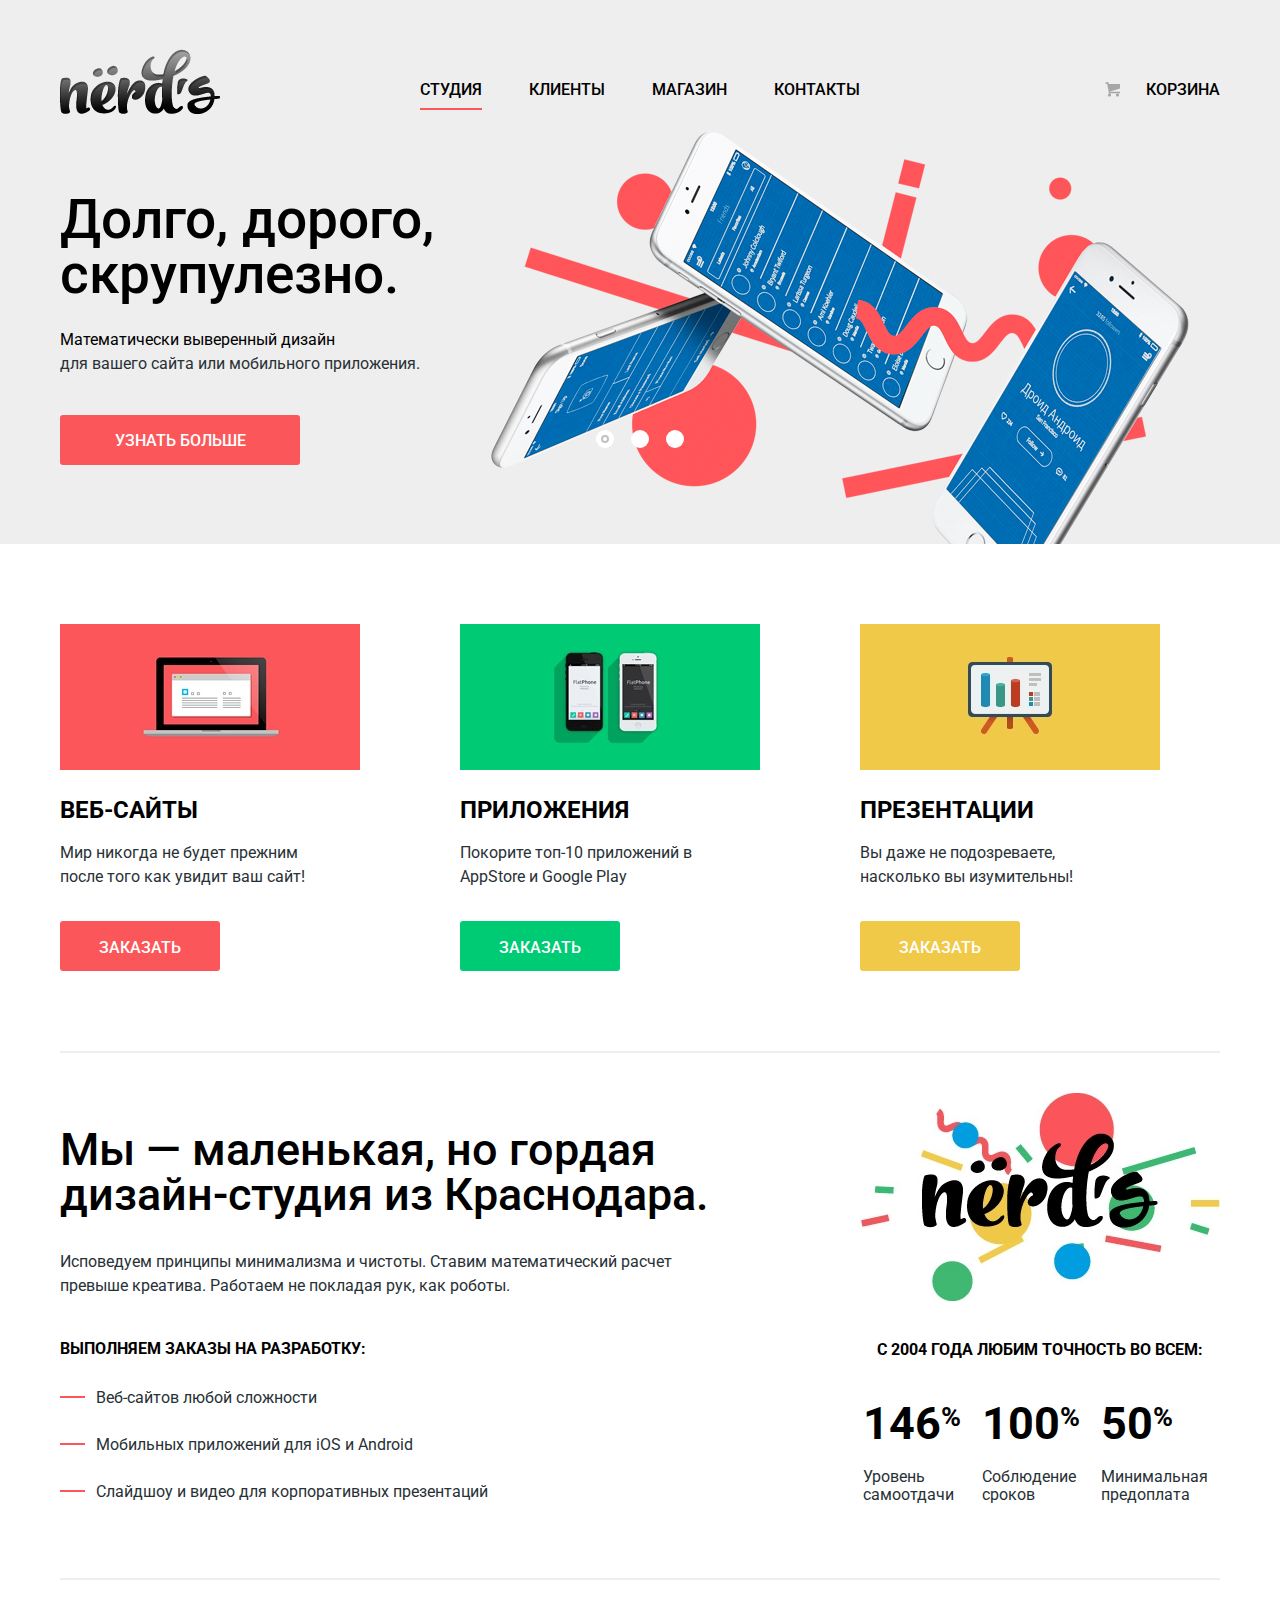
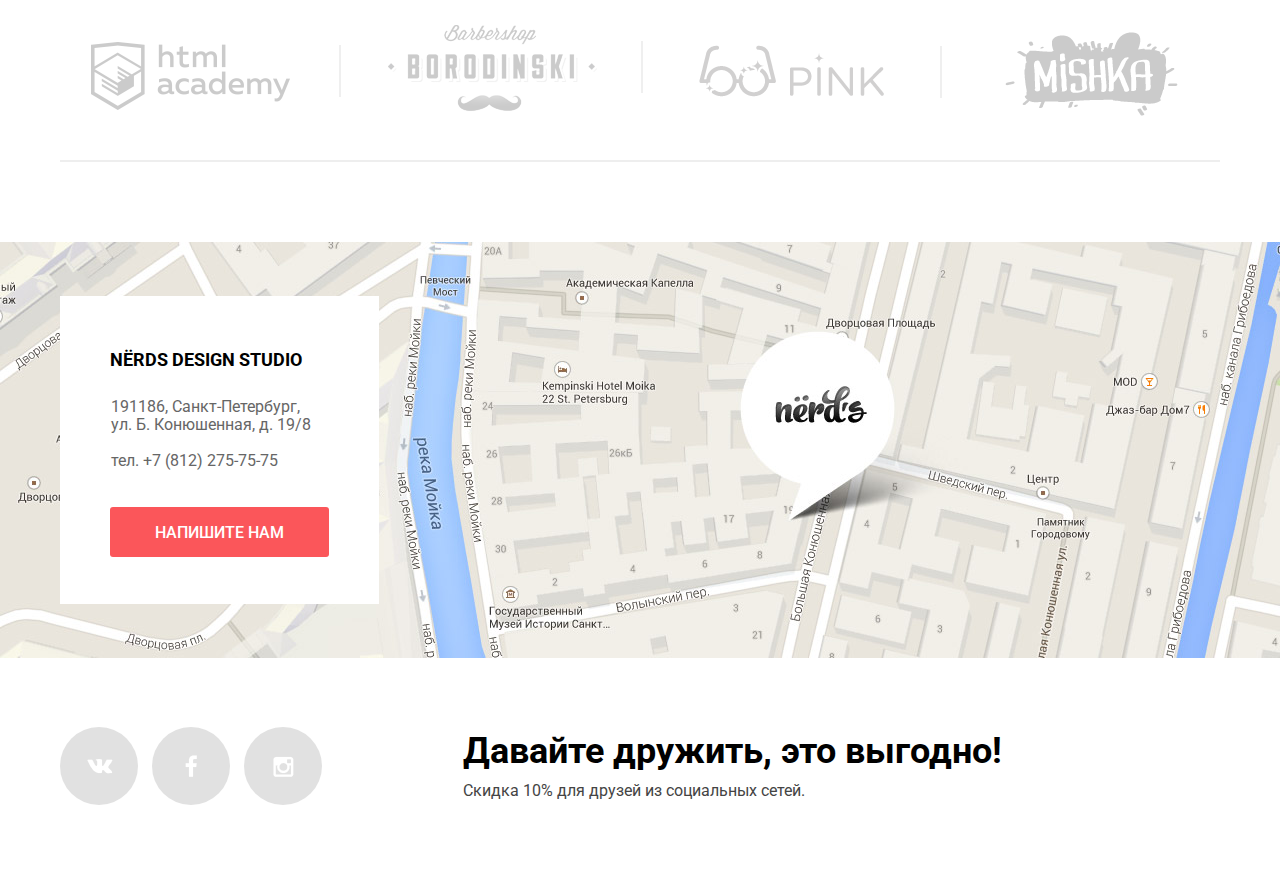
<file: index.html>
<!doctype html>
<html lang="ru">
<head>
    <meta charset="utf-8">
    <title>Nerds дизайн-студия</title>
    <link href="https://fonts.googleapis.com/css?family=Roboto:400,500,700&amp;subset=cyrillic" rel="stylesheet">
    <link href="css/normalize.css" rel="stylesheet">
    <link href="css/style.css" rel="stylesheet">
</head>
<body>
<header class="main-header">
    <div class="container  container_bgr-color_grey">
        <div class="main-header__top">
            <a class="main-logo">
                <img src="img/nerds-logo-png.png" alt="Логотип студии Nerds" width="160" height="65">
            </a>
            <nav class="main-nav">
                <a class="main-nav__control  main-nav__control_active">Студия</a>
                <a class="main-nav__control" href="#">Клиенты</a>
                <a class="main-nav__control" href="catalog.html">Магазин</a>
                <a class="main-nav__control" href="contact.html">Контакты</a>
            </nav>
            <section class="cart">
                <a class="cart__control" href="#">Корзина</a>
            </section>
        </div>
        <section class="promo-slider">
            <input class="slider-controls__radio" id="slide-1" name="slider-controls" type="radio" checked>
            <input class="slider-controls__radio" id="slide-2" name="slider-controls" type="radio">
            <input class="slider-controls__radio" id="slide-3" name="slider-controls" type="radio">
            <div class="slider-controls  promo-slider__slider-controls">
                <label class="slider-controls__control" for="slide-1"></label>
                <label class="slider-controls__control" for="slide-2"></label>
                <label class="slider-controls__control" for="slide-3"></label>
            </div>
            <article class="promo-slider__slide  promo-slider__slide_number_1">
                <h3 class="promo-slider__heading">
                    Долго, дорого, скрупулезно.
                </h3>
                <p class="promo-slider__paragraph">
                    <span>Математически выверенный дизайн</span> для вашего сайта или мобильного приложения.
                </p>
                <a class="btn  promo-slider__btn  btn_bg-color_red  btn_text-color_white" href="#">Узнать больше</a>
            </article>
            <article class="promo-slider__slide  promo-slider__slide_number_2">
                <h3 class="promo-slider__heading">
                    Любим математику как никто другой
                </h3>
                <p class="promo-slider__paragraph">
                    Никакого креатива, только математические формулы для расчета идеальных пропорций.
                </p>
                <a class="btn  promo-slider__btn  btn_bg-color_red  btn_text-color_white" href="#">Узнать больше</a>
            </article>
            <article class="promo-slider__slide  promo-slider__slide_number_3">
                <h3 class="promo-slider__heading">
                    Только ночь, только хардкор
                </h3>
                <p class="promo-slider__paragraph">
                    Работать днем, как все? Мы против этого.<br> Ближе к полуночи работа только начинается.
                </p>
                <a class="btn  promo-slider__btn  btn_bg-color_red  btn_text-color_white" href="#">Узнать больше</a>
            </article>
        </section>
    </div>
</header>
<main class="container">
    <section class="advantages">
        <article class="advantages__item">
            <img src="img/notebook.jpg" alt="Веб-сайты">
            <h2 class="advantages__heading">
                Веб-сайты
            </h2>
            <p class="advantages__paragraph">
                Мир никогда не будет прежним после того как увидит ваш сайт!
            </p>
            <a class="btn  advantages__btn  btn_bg-color_red  btn_text-color_white" href="#">Заказать</a>
        </article>
        <article class="advantages__item">
            <img src="img/smartphones.jpg" alt="Приложения">
            <h2 class="advantages__heading">
                Приложения
            </h2>
            <p class="advantages__paragraph">
                Покорите топ-10 приложений в AppStore и Google Play
            </p>
            <a class="btn  advantages__btn  btn_bg-color_green  btn_text-color_white" href="#">Заказать</a>
        </article>
        <article class="advantages__item">
            <img src="img/presentation.jpg" alt="Презентации">
            <h2 class="advantages__heading">
                Презентации
            </h2>
            <p class="advantages__paragraph">
                Вы даже не подозреваете, насколько вы изумительны!
            </p>
            <a class="btn  advantages__btn  btn_bg-color_yellow  btn_text-color_white" href="#">Заказать</a>
        </article>
    </section>
    <section class="about-studio">
        <section class="about-studio__our-mission">
            <h3 class="about-studio__main-heading">
                Мы — маленькая, но гордая дизайн-студия из Краснодара.
            </h3>
            <p class="about-studio__paragraph">
                Исповедуем принципы минимализма и чистоты. Ставим математический расчет превыше креатива. Работаем не
                покладая рук, как роботы.
            </p>
            <h3 class="about-studio__list-heading">
                Выполняем заказы на разработку:
            </h3>
            <ul class="about-studio__list">
                <li class="about-studio__list-item">Веб-сайтов любой сложности</li>
                <li class="about-studio__list-item">Мобильных приложений для iOS и Android</li>
                <li class="about-studio__list-item">Слайдшоу и видео для корпоративных презентаций</li>
            </ul>
        </section>
        <section class="about-studio__stats">
            <img src="img/nerds-logo-color.jpg" alt="Логотип студии Nёrds" width="360" height="208">
            <table class="about-studio__table">
                <caption class="about-studio__table-caption">
                    с 2004 года любим точность во всем:
                </caption>
                <tr>
                    <td class="about-studio__performance-percentage">146<sup class="about-studio__percent-sign">%</sup></td>
                    <td class="about-studio__performance-percentage">100<sup class="about-studio__percent-sign">%</sup></td>
                    <td class="about-studio__performance-percentage">50<sup class="about-studio__percent-sign">%</sup></td>
                </tr>
                <tr>
                    <td class="about-studio__performance-type">Уровень самоотдачи</td>
                    <td class="about-studio__performance-type">Соблюдение сроков</td>
                    <td class="about-studio__performance-type">Минимальная предоплата</td>
                </tr>
            </table>
        </section>
    </section>
    <section class="our-partners">
        <a class="our-partners__partner-link  our-partners__partner-link_number_1"
           href="https://htmlacademy.ru/intensive/htmlcss" title="Базовый HTML/CSS интенсив от HTML Академии">
            <img class="our-partners__partner-logo" src="img/htmlacademy-logo.png" alt="Логотип HTML Академии"
                 width="199" height="68">
        </a>
        <a class="our-partners__partner-link  our-partners__partner-link_number_2"
           href="#" title="Барбершоп Бородинский">
            <img class="our-partners__partner-logo" src="img/borodinskii-logo.png" alt="Логотип Барбершоп Бородинский"
                 width="209" height="90">
        </a>
        <a class="our-partners__partner-link  our-partners__partner-link_number_3"
           href="#" title="Приложение PINK">
            <img class="our-partners__partner-logo" src="img/pink-logo.png" alt="Логотип приложения PINK"
                 width="185" height="52">
        </a>
        <a class="our-partners__partner-link  our-partners__partner-link_number_4"
           href="#" title="Магазин вязаных игрушек Mishka">
            <img class="our-partners__partner-logo" src="img/mishka-logo.png" alt="Логотип сайта Mishka"
                 width="173" height="84">
        </a>
    </section>
</main>
<section class="map  map_page-name_index" id="map">
    <section class="contacts  container">
        <div class="contacts__wrapper">
            <h3 class="contacts__heading">
                Nёrds design studio
            </h3>
            <p class="contacts__paragraph  contacts__paragraph_address">
                191186, Санкт-Петербург,
                ул. Б. Конюшенная, д. 19/8
            </p>
            <p class="contacts__paragraph  contacts__paragraph_tel">
                тел. +7 (812) 275-75-75
            </p>
            <a class="btn  contacts__btn  btn_bg-color_red  btn_text-color_white" href="contact.html">Напишите нам</a>
        </div>
    </section>
</section>
<footer class="container  social">
    <div class="social__links">
        <span class="social__link">
            <a class="social__icon social__icon_vk" href="#" title="Наша страница ВКонтакте">Мы ВКонтакте</a>
        </span>
        <span class="social__link">
            <a class="social__icon  social__icon_facebook" href="#" title="Наша страница в Facebook">Мы в Facebook</a>
        </span>
        <span class="social__link">
            <a class="social__icon  social__icon_instagram" href="#" title="Наш Инстаграм">Мы в Инстаграм</a>
        </span>
    </div>
    <div class="social__text">
        <h4 class="social__heading">
            Давайте дружить, это выгодно!
        </h4>
        <p class="social__paragraph">
            Скидка 10% для друзей из социальных сетей.
        </p>
    </div>
</footer>
<section class="modal  write-us">
    <div class="modal__inner  write-us__inner">
        <h2 class="write-us__heading">
            Напишите нам
        </h2>
        <b class="closing-btn  write-us__closing-btn"></b>
        <form class="write-us__form" action="index.html" method="post">
            <div class="write-us__field-group">
                <div class="write-us__field  write-us__field_width_half">
                    <label class="write-us__label" for="user-name">Ваше имя:</label>
                    <input class="write-us__input" id="user-name" name="user-name" type="text"
                           placeholder="Представьтесь, пожалуйста">
                </div>
                <div class="write-us__field  write-us__field_width_half">
                    <label class="write-us__label" for="user-email">Ваш e-mail:</label>
                    <input class="write-us__input" id="user-email" name="user-email" type="email"
                           placeholder="Для отправки ответа">
                </div>
            </div>
            <div class="write-us__field  write-us__field_width_full">
                <label class="write-us__label" for="user-message">Текст письма:</label>
                <textarea class="write-us__textarea" id="user-message" name="user-message"
                          placeholder="В свободной форме"></textarea>
            </div>
            <button class="btn  btn_bg-color_red  btn_text-color_white  write-us__btn" id="submit-message"
                    type="submit">Отправить</button>
        </form>
    </div>
</section>
<script src="https://api-maps.yandex.ru/2.1/?lang=ru_RU" type="text/javascript" async></script>
<script src="js/script.js" type="text/javascript" async></script>
</body>
</html>
</file>
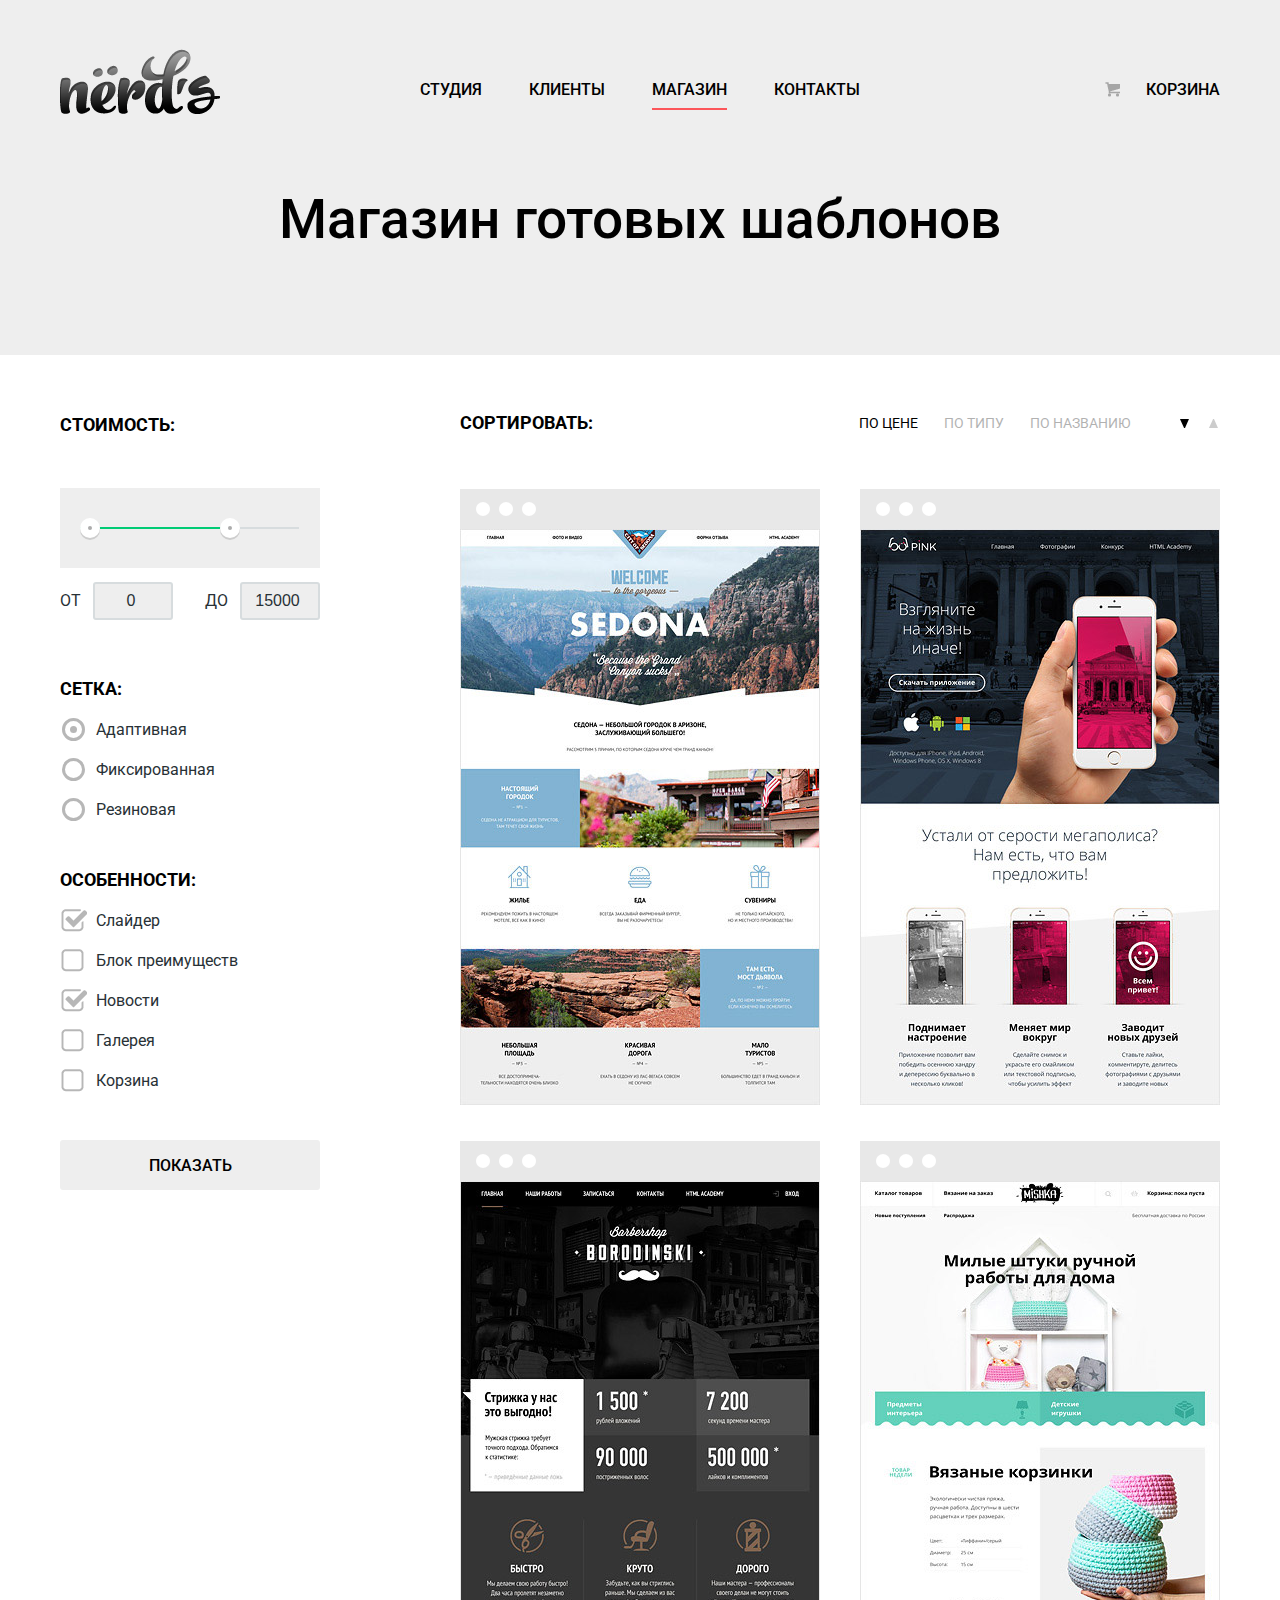
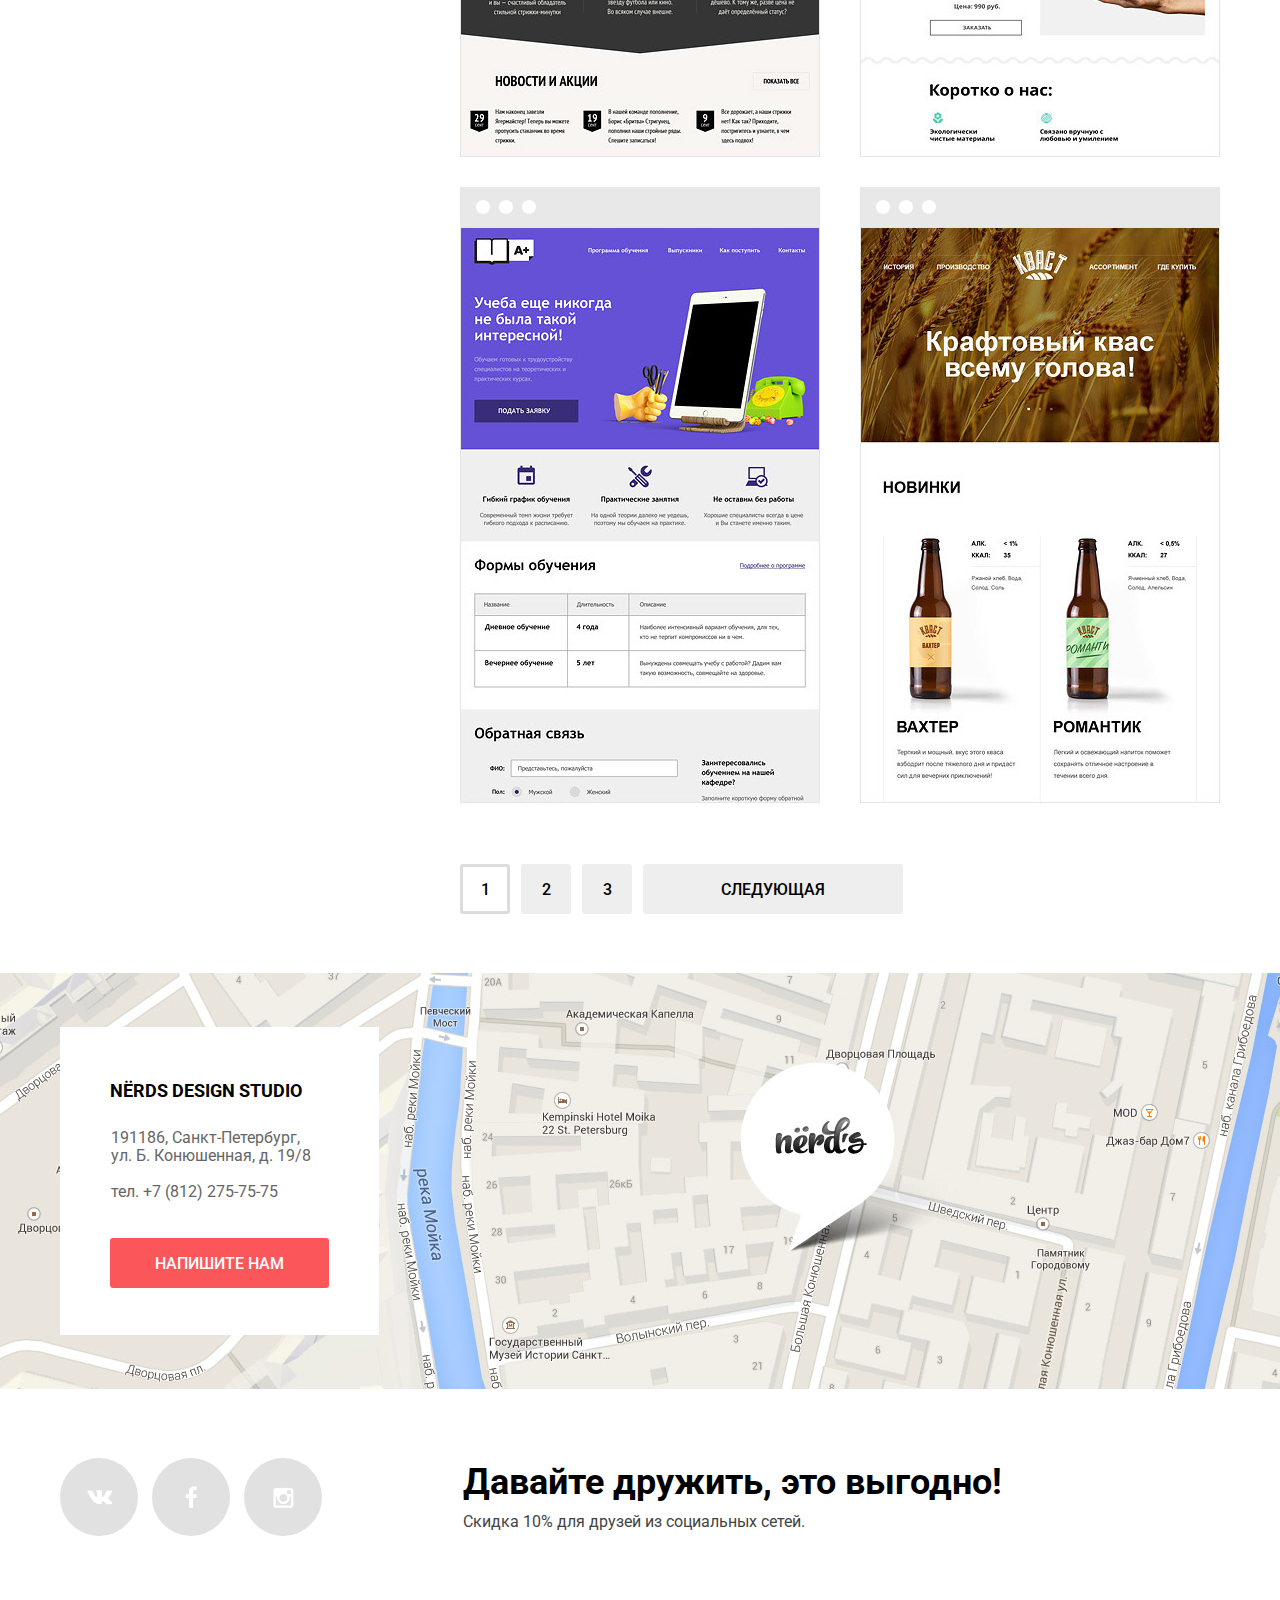
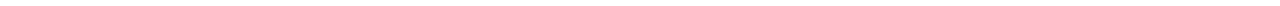
<file: catalog.html>
<!doctype html>
<head lang="ru">
    <meta charset="utf-8">
    <title>Nerds: Магазин готовых шаблонов</title>
    <link href="https://fonts.googleapis.com/css?family=Roboto:400,500,700&amp;subset=cyrillic" rel="stylesheet">
    <link href="css/normalize.css" rel="stylesheet">
    <link href="css/style.css" rel="stylesheet">
</head>
<body>
<header class="main-header">
    <div class="container  container_bgr-color_grey">
        <div class="main-header__top">
            <a class="main-logo" href="index.html">
                <img src="img/nerds-logo-png.png" alt="Логотип студии Nerds" width="160" height="65">
            </a>
            <nav class="main-nav">
                <a class="main-nav__control" href="index.html">Студия</a>
                <a class="main-nav__control" href="#">Клиенты</a>
                <a class="main-nav__control  main-nav__control_active">Магазин</a>
                <a class="main-nav__control" href="contact.html">Контакты</a>
            </nav>
            <section class="cart">
                <a class="cart__control" href="#">Корзина</a>
            </section>
        </div>
        <div class="main-header__bottom">
            <h1 class="catalog__main-heading">Магазин готовых шаблонов</h1>
        </div>
    </div>
</header>
<main class="catalog  container">
    <div class="catalog__left-column">
        <form class="filter" action="#" method="get">
            <h2 class="filter__heading">Стоимость:</h2>
            <section class="range-slider" id="price-slider">
                <div class="range-slider__field">
                    <div class="range-slider__track" id="slider-track">
                        <span class="range-slider__handle  range-slider__handle_min" id="min-handle"></span>
                        <span class="range-slider__fill"></span>
                        <span class="range-slider__handle  range-slider__handle_max" id="max-handle"></span>
                    </div>
                </div>
                <div class="range-slider__price-input">
                    <label class="range-slider__field-label" for="min-price">От</label>
                    <input class="range-slider__price-field" type="number" id="min-price" name="min-price-value"
                           value="0" min="0" max="20000">
                    <label class="range-slider__field-label" for="max-price">До</label>
                    <input class="range-slider__price-field" type="number" id="max-price" name="max-price-value"
                           value="15000" min="0" max="20000">
                </div>
            </section>
            <section class="filter__layout-select">
                <h2 class="filter__heading">Сетка:</h2>
                <div class="filter__layouts-set">
                    <input class="radiobutton" id="adaptive-layout" type="radio" name="layout-type" checked>
                    <label class="radiobutton-label  filter__radiobutton-label" for="adaptive-layout">Адаптивная</label>
                    <input class="radiobutton" id="fixed-layout" type="radio" name="layout-type">
                    <label class="radiobutton-label  filter__radiobutton-label" for="fixed-layout">Фиксированная</label>
                    <input class="radiobutton" id="fluid-layout" type="radio" name="layout-type">
                    <label class="radiobutton-label  filter__radiobutton-label" for="fluid-layout">Резиновая</label>
                </div>
            </section>
            <section class="filter__features-select">
                <h2 class="filter__heading">Особенности:</h2>
                <div class="filter__features-set">
                    <input class="checkbox" id="slider-feature" name="slider-feature" type="checkbox" checked>
                    <label class="checkbox-label  filter__checkbox-label" for="slider-feature">Слайдер</label>
                    <input class="checkbox" id="advantages-feature" name="advantages-feature" type="checkbox">
                    <label class="checkbox-label  filter__checkbox-label" for="advantages-feature">Блок преимуществ</label>
                    <input class="checkbox" id="news-feature" name="news-feature" type="checkbox" checked>
                    <label class="checkbox-label  filter__checkbox-label" for="news-feature">Новости</label>
                    <input class="checkbox" id="gallery-feature" name="gallery-feature" type="checkbox">
                    <label class="checkbox-label  filter__checkbox-label" for="gallery-feature">Галерея</label>
                    <input class="checkbox" id="cart-feature" name="cart-feature" type="checkbox">
                    <label class="checkbox-label  filter__checkbox-label" for="cart-feature">Корзина</label>
                </div>
            </section>
            <button class="btn  btn_bg-color_grey  filter__btn" type="submit">Показать</button>
        </form>
    </div>
    <div class="catalog__right-column">
        <section class="sort-view">
            <h2 class="filter__heading  sort-view__heading">Сортировать:</h2>
            <ul class="sort-view__categories-set">
                <li>
                    <a class="sort-view__category  sort-view__category_active" href="#">По цене</a>
                </li>
                <li>
                    <a class="sort-view__category" href="#">По типу</a>
                </li>
                <li>
                    <a class="sort-view__category" href="#">По названию</a>
                </li>
            </ul>
            <ul class="sort-view__directions-set">
                <li>
                    <a class="sort-view__direction  sort-view__direction_down  sort-view__direction_active" href="#"
                       title="Сортировать по убыванию">down</a>
                </li>
                <li>
                    <a class="sort-view__direction  sort-view__direction_up" href="#"
                       title="Сортировать по возрастанию">up</a>
                </li>
            </ul>
        </section>
        <section class="showcase">
            <article class="design-template">
                <div class="design-template__header"></div>
                <img src="img/showcase/sedona.jpg" width="360" height="576" alt="Сайт для туристов Седона">
                <section class="order-popup  design-template__order-popup">
                    <h2 class="order-popup__heading">Sedona</h2>
                    <p class="order-popup__paragraph">
                        <span>Информационный сайт</span> <span>для туристов</span>
                    </p>
                    <a class="btn  btn_bg-color_red  btn_text-color_white  order-popup__btn">9 990 руб.</a>
                </section>
            </article>
            <article class="design-template">
                <div class="design-template__header"></div>
                <img src="img/showcase/pink.jpg" width="360" height="576" alt="Продуктовый лендинг PINK APP">
                <section class="order-popup  design-template__order-popup">
                    <h2 class="order-popup__heading">Pink app</h2>
                    <p class="order-popup__paragraph">
                        <span>Продуктовый лендинг</span> <span>приложения для iOS и Android</span>
                    </p>
                    <a class="btn  btn_bg-color_red  btn_text-color_white  order-popup__btn">9 990 руб.</a>
                </section>
            </article>
            <article class="design-template">
                <div class="design-template__header"></div>
                <img src="img/showcase/borodinskii.jpg" width="360" height="576" alt="Сайт салона красоты Borodinskii">
                <section class="order-popup  design-template__order-popup">
                    <h2 class="order-popup__heading">Barbershop</h2>
                    <p class="order-popup__paragraph">
                        <span>Сайт салоны красоты.</span> <span>Для мужчин, да.</span>
                    </p>
                    <a class="btn  btn_bg-color_red  btn_text-color_white  order-popup__btn">9 990 руб.</a>
                </section>
            </article>
            <article class="design-template">
                <div class="design-template__header"></div>
                <img src="img/showcase/mishka.jpg" width="360" height="576" alt="Интернет-магазин игрушек MISHKA">
                <section class="order-popup  design-template__order-popup">
                    <h2 class="order-popup__heading">Mishka</h2>
                    <p class="order-popup__paragraph">
                        <span>Интернет-магазин</span> <span>вязаных игрушек</span>
                    </p>
                    <a class="btn  btn_bg-color_red  btn_text-color_white  order-popup__btn">9 990 руб.</a>
                </section>
            </article>
            <article class="design-template">
                <div class="design-template__header"></div>
                <img src="img/showcase/aplus.jpg" width="360" height="576" alt="Лендинг учебных курсов A PLUS">
                <section class="order-popup  design-template__order-popup">
                    <h2 class="order-popup__heading">A plus</h2>
                    <p class="order-popup__paragraph">
                        Лендинг курсов повышения квалификации
                    </p>
                    <a class="btn  btn_bg-color_red  btn_text-color_white  order-popup__btn">9 990 руб.</a>
                </section>
            </article>
            <article class="design-template">
                <div class="design-template__header"></div>
                <img src="img/showcase/kvast.jpg" width="360" height="576" alt="Промо-сайт производителя кваса Kvast">
                <section class="order-popup  design-template__order-popup">
                    <h2 class="order-popup__heading">Кваст</h2>
                    <p class="order-popup__paragraph">
                        Промо-сайт производителя крафтового кваса
                    </p>
                    <a class="btn  btn_bg-color_red  btn_text-color_white  order-popup__btn">9 990 руб.</a>
                </section>
            </article>
            <div class="pagination" id="p">
                <a href="#p" class="btn  btn_bg-color_grey  pagination__btn  pagination__btn_active">1</a>
                <a href="#p" class="btn  btn_bg-color_grey  pagination__btn">2</a>
                <a href="#p" class="btn  btn_bg-color_grey  pagination__btn">3</a>
                <a href="#p" class="btn  pagination__btn  btn_bg-color_grey  pagination__btn_size_large">Следующая</a>
            </div>
        </section>
    </div>
</main>
<section class="map  map_page-name_catalog" id="map">
    <section class="contacts  container">
        <div class="contacts__wrapper">
            <h3 class="contacts__heading">
                Nёrds design studio
            </h3>
            <p class="contacts__paragraph  contacts__paragraph_address">
                191186, Санкт-Петербург,
                ул. Б. Конюшенная, д. 19/8
            </p>
            <p class="contacts__paragraph  contacts__paragraph_tel">
                тел. +7 (812) 275-75-75
            </p>
            <a class="btn  contacts__btn  btn_bg-color_red  btn_text-color_white" href="contact.html">Напишите нам</a>
        </div>
    </section>
</section>
<footer class="container  social">
    <div class="social__links">
        <span class="social__link">
            <a class="social__icon social__icon_vk" href="#social" title="Наша страница ВКонтакте">Мы ВКонтакте</a>
        </span>
        <span class="social__link">
            <a class="social__icon  social__icon_facebook" href="#social" title="Наша страница в Facebook">Мы в Facebook</a>
        </span>
        <span class="social__link">
            <a class="social__icon  social__icon_instagram" href="#social" title="Наш Инстаграм">Мы в Инстаграм</a>
        </span>
    </div>
    <div class="social__text">
        <h4 class="social__heading">
            Давайте дружить, это выгодно!
        </h4>
        <p class="social__paragraph">
            Скидка 10% для друзей из социальных сетей.
        </p>
    </div>
</footer>
<section class="modal  write-us">
    <div class="modal__inner  write-us__inner">
        <h2 class="write-us__heading">
            Напишите нам
        </h2>
        <b class="closing-btn  write-us__closing-btn"></b>
        <form class="write-us__form" action="index.html" method="post">
            <div class="write-us__field-group">
                <div class="write-us__field  write-us__field_width_half">
                    <label class="write-us__label" for="user-name">Ваше имя:</label>
                    <input class="write-us__input" id="user-name" name="user-name" type="text"
                           placeholder="Представьтесь, пожалуйста">
                </div>
                <div class="write-us__field  write-us__field_width_half">
                    <label class="write-us__label" for="user-email">Ваш e-mail:</label>
                    <input class="write-us__input" id="user-email" name="user-email" type="email"
                           placeholder="Для отправки ответа">
                </div>
            </div>
            <div class="write-us__field  write-us__field_width_full">
                <label class="write-us__label" for="user-message">Текст письма:</label>
                <textarea class="write-us__textarea" id="user-message" name="user-message"
                          placeholder="В свободной форме"></textarea>
            </div>
            <button class="btn  btn_bg-color_red  btn_text-color_white  write-us__btn" id="submit-message"
                    type="submit">Отправить</button>
        </form>
    </div>
</section>
<script src="https://api-maps.yandex.ru/2.1/?lang=ru_RU" type="text/javascript" async></script>
<script src="js/script.js" type="text/javascript" async></script>
</body>
</file>
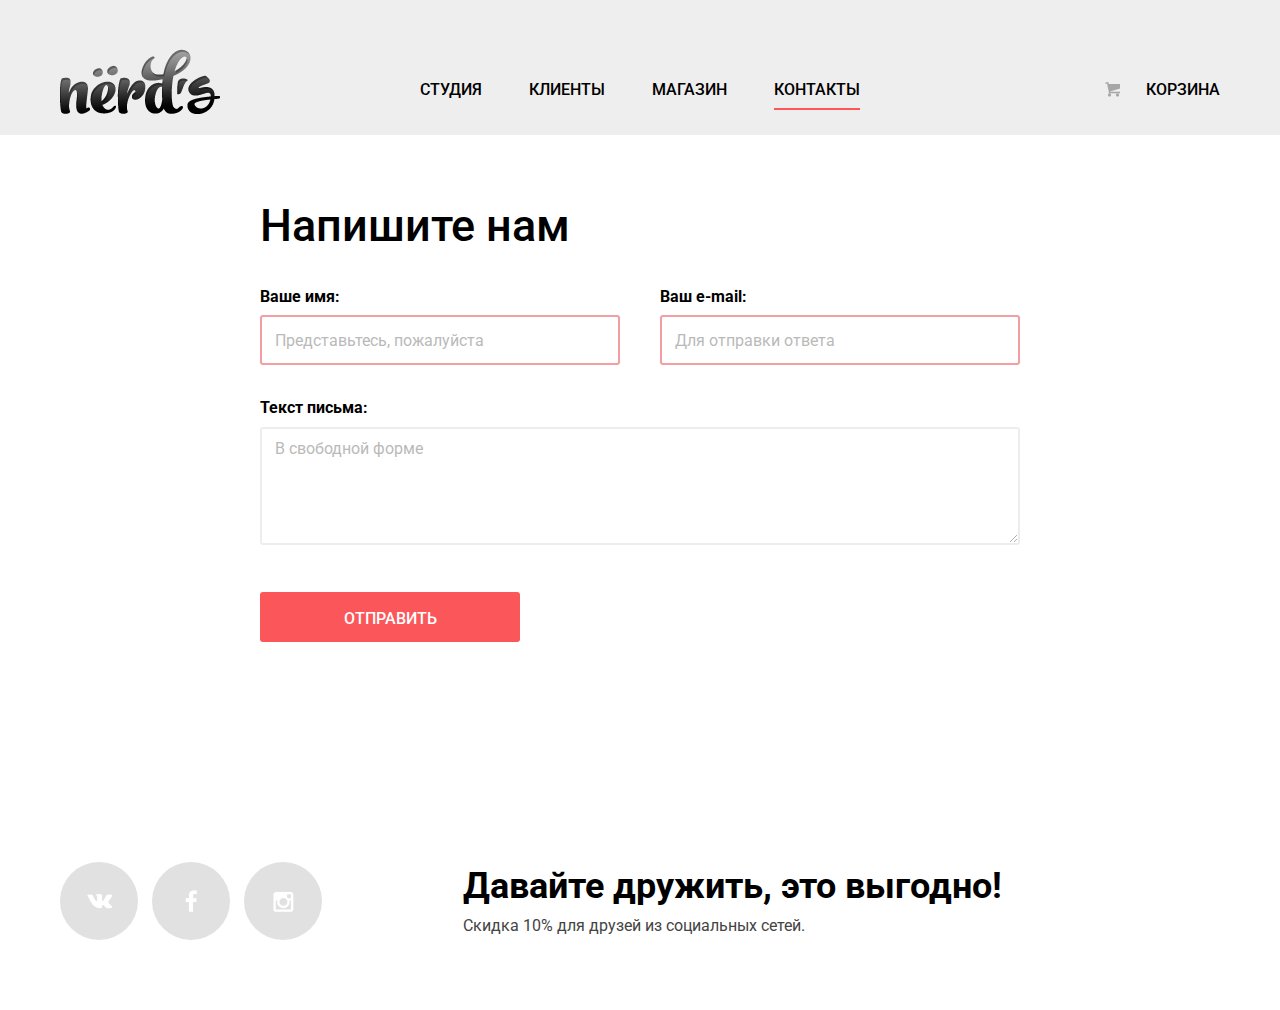
<file: contact.html>
<!doctype html>
<html lang="ru">
<head>
    <meta charset="utf-8">
    <title>Nerds: обратная связь</title>
    <link href="https://fonts.googleapis.com/css?family=Roboto:400,500,700&amp;subset=cyrillic" rel="stylesheet">
    <link href="css/normalize.css" rel="stylesheet">
    <link href="css/style.css" rel="stylesheet">
</head>
<body>
<header class="main-header  main-header_contact-page">
    <div class="container  container_bgr-color_grey">
        <div class="main-header__top">
            <a class="main-logo" href="index.html">
                <img src="img/nerds-logo-png.png" alt="Логотип студии Nerds" width="160" height="65">
            </a>
            <nav class="main-nav">
                <a class="main-nav__control" href="index.html">Студия</a>
                <a class="main-nav__control" href="#">Клиенты</a>
                <a class="main-nav__control" href="catalog.html">Магазин</a>
                <a class="main-nav__control  main-nav__control_active">Контакты</a>
            </nav>
            <section class="cart">
                <a class="cart__control" href="#">Корзина</a>
            </section>
        </div>
    </div>
</header>
<main class="contact-page  container">
    <div class="write-us__inner  write-us__inner_page">
        <h2 class="write-us__heading">
            Напишите нам
        </h2>
        <form class="write-us__form" action="index.html" method="post">
            <div class="write-us__field-group">
                <div class="write-us__field  write-us__field_width_half">
                    <label class="write-us__label" for="user-name">Ваше имя:</label>
                    <input class="write-us__input" id="user-name" name="user-name" type="text"
                           placeholder="Представьтесь, пожалуйста" required>
                </div>
                <div class="write-us__field  write-us__field_width_half">
                    <label class="write-us__label" for="user-email">Ваш e-mail:</label>
                    <input class="write-us__input" id="user-email" name="user-email" type="email"
                           placeholder="Для отправки ответа" required>
                </div>
            </div>
            <div class="write-us__field  write-us__field_width_full">
                <label class="write-us__label" for="user-message">Текст письма:</label>
                <textarea class="write-us__textarea" id="user-message" name="user-message"
                          placeholder="В свободной форме" required></textarea>
            </div>
            <button class="btn  btn_bg-color_red  btn_text-color_white  write-us__btn" id="submit-message"
                    type="submit">Отправить</button>
        </form>
    </div>
</main>
<footer class="container  social">
    <div class="social__links">
        <span class="social__link">
            <a class="social__icon social__icon_vk" href="#social" title="Наша страница ВКонтакте">Мы ВКонтакте</a>
        </span>
        <span class="social__link">
            <a class="social__icon  social__icon_facebook" href="#social" title="Наша страница в Facebook">Мы в Facebook</a>
        </span>
        <span class="social__link">
            <a class="social__icon  social__icon_instagram" href="#social" title="Наш Инстаграм">Мы в Инстаграм</a>
        </span>
    </div>
    <div class="social__text">
        <h4 class="social__heading">
            Давайте дружить, это выгодно!
        </h4>
        <p class="social__paragraph">
            Скидка 10% для друзей из социальных сетей.
        </p>
    </div>
</footer>
</body>
</html>
</file>
<file: css/style.css>
* {
    box-sizing: border-box;
    font-family: "Roboto", "Arial", sans-serif;
    font-size: 16px;
    color: #000;
}

button {
    font-family: "Roboto", "Arial", sans-serif;
    border: none;
    background-color: transparent;
    outline: none;
}

a {
    text-decoration: none;
}

body {
    min-width: 1200px;
}

h1,
h2,
h3,
h4 {
    margin: 0;
}

/*Стили для крупных элементов сетки*/
.container {
    width: 1200px;
    padding: 0 20px;
    margin: 0 auto;
}

.container_bgr-color_grey {
    background-color: #eee;
}

/*Стили для главного хедера*/
.main-header {
    background-color: #eee;
    width: 100%;
}

.main-header_contact-page {
    padding-bottom: 20px;
}

.main-header__top {
    display: flex;
    min-height: 115px;
}

.main-header__bottom {
    min-height: 240px;
}

/*Главное навигационное меню*/
.main-nav {
    margin-top: 49px;
    margin-left: 200px;
    width: 500px;
    min-height: 64px;
}

/*Ссылки главного навигационного меню*/
.main-nav__control {
    position: relative;
    display: inline-block;
    font-size: 16px;
    line-height: 1.875;
    text-transform: uppercase;
    font-weight: 500;
    margin-right: 43px;
    margin-top: 26px;
    vertical-align: middle;
    padding-bottom: 3px;
}

.main-nav__control:hover {
    color: #fb565a;
}

.main-nav__control:active {
    opacity: 0.3;
    color: #000;
}

/*Активный пункт главного навигационного меню.
   Текущая страница сайта*/
.main-nav__control_active {
    box-shadow: 0 2px 0 0 #fc565a;
}

.main-nav__control_active:hover,
.main-nav__control_active:active {
    color: #000;
    opacity: 1;
}

/*Логотип студии*/
.main-logo {
    margin-top: 49px;
    display: inline-block;
    min-height: 65px;
    font-size: 0;
    vertical-align: middle
}

.main-logo:hover {
    opacity: 0.8;
}

.main-logo:active {
    opacity: 0.3;
}

/*Корзина*/
.cart {
    width: 156px;
    min-height: 64px;
    text-transform: uppercase;
    margin-top: 49px;
    font-size: 16px;
    line-height: 1.875;
    font-weight: 500;
    margin-left: auto;
    position: relative;
}

/*Ссылка корзины*/
.cart__control {
    display: inline-block;
    margin-top: 26px;
    margin-left: 82px;
}


.cart__control::after {
    position: absolute;
    display: block;
    content: "";
    width: 45px;
    height: 20px;
    top: 30px;
    left: 40px;
    background: transparent url("../img/icons/spritesheet.png") -29px -27px no-repeat;
}

.cart__control:hover {
    color: #fb565a;
}

.cart__control:active {
    opacity: 0.3;
    color: #000;
}

/*Слайдер промоблока главной страницы*/
.promo-slider {
    display: block;
    position: relative;
}

.promo-slider__slide {
    min-height: 429px;
}

/*Блок управления слайдером*/
.slider-controls {
    display: flex;
    justify-content: space-between;
    width: 88px;
    height: 18px;
    position: absolute;
    left: 536px;
    bottom: 96px;
}

.slider-controls__control {
    position: relative;
    display: block;
    width: 18px;
    height: 18px;
    background-color: #fff;
    border-radius: 50%;
    cursor: pointer;
}

.slider-controls__control::after {
    display: none;
    position: absolute;
    content: "";
    width: 4px;
    height: 4px;
    top: 50%;
    left: 50%;
    transform: translate(-50%, -50%);
    border: 2px solid #c1c1c1;
    border-radius: 50%;
}

.slider-controls__radio[id="slide-1"]:checked ~ .slider-controls .slider-controls__control[for="slide-1"]::after,
.slider-controls__radio[id="slide-2"]:checked ~ .slider-controls .slider-controls__control[for="slide-2"]::after,
.slider-controls__radio[id="slide-3"]:checked ~ .slider-controls .slider-controls__control[for="slide-3"]::after {
    display: block;
}

.slider-controls__radio[id="slide-1"]:checked ~ .promo-slider__slide_number_1,
.slider-controls__radio[id="slide-2"]:checked ~ .promo-slider__slide_number_2,
.slider-controls__radio[id="slide-3"]:checked ~ .promo-slider__slide_number_3 {
    display: block;
}

.slider-controls__radio {
    display: none;
}

/*Заголовок слайдера*/
.promo-slider__heading {
    font-size: 55px;
    line-height: 1;
    font-weight: 500;
    width: 520px;
    padding-top: 77px;
}

/*Абзац текста в промослайдере*/
.promo-slider__paragraph {
    font-size: 16px;
    line-height: 1.5;
    font-weight: 400;
    width: 420px;
    padding-top: 10px;
    color: #283136;
}

.promo-slider__paragraph span {
    display: block;
}

.promo-slider__slide_number_1 {
    background: #eee url("../img/backgrounds/slide1.png") 431px bottom no-repeat;
    display: none;
}

.promo-slider__slide_number_2 {
    background: #eee url("../img/backgrounds/slide2.png") 496px 0 no-repeat;
    display: none;
}
.promo-slider__slide_number_3 {
    background: #eee url("../img/backgrounds/slide3.png") bottom right no-repeat;
    display: none;
}

/*Блок преимуществ на главной странице*/
.advantages {
    position: relative;
    display: flex;
    align-items: flex-start;
    margin-top: 80px;
    flex-wrap: wrap;
    box-shadow: 0 2px 0 0 #eeeeee;
}

.advantages__item {
    width: 300px;
    min-height: 350px;
    margin-right: 100px;
}

.advantages__item:last-of-type {
    margin-right: 0;
    margin-bottom: 77px;
}

.advantages__heading {
    font-weight: 700;
    font-size: 24px;
    line-height: 1.25;
    text-transform: uppercase;
    padding-top: 21px;
}

.advantages__paragraph {
    font-weight: 400;
    font-size: 16px;
    line-height: 1.5;
    width: 250px;
    color: #283136;
}

/*Блок информации о студии на главной странице*/
.about-studio {
    display: flex;
    flex-wrap: wrap;
    justify-content: space-between;
    margin-top: 42px;
    padding-bottom: 58px;
    position: relative;
    box-shadow: 0 2px 0 0 #eee;
}

.about-studio__our-mission {
    width: 660px;
}

.about-studio__main-heading {
    font-size: 45px;
    font-weight: 500;
    line-height: 1;
    padding-top: 34px;
}

.about-studio__paragraph {
    font-size: 16px;
    font-weight: 400;
    line-height: 1.5;
    padding-top: 17px;
    color: #283136;
}

.about-studio__list-heading {
    font-size: 16px;
    line-height: 1.5;
    font-weight: 700;
    text-transform: uppercase;
    padding-top: 23px;
}

.about-studio__list {
    list-style: none;
    padding-top: 9px;
    padding-left: 0;
}

.about-studio__list-item {
    font-size: 16px;
    line-height: 1.5;
    font-weight: 400;
    color: #283136;
    margin-top: 23px;
    position: relative;
    padding-left: 36px;
}

.about-studio__list-item::before {
    display: block;
    content: "";
    position: absolute;
    width: 25px;
    height: 2px;
    background-color: #fb565a;
    left: 0;
    top: 10px;
}

.about-studio__list-item:first-of-type {
    margin-top: 0;
}

.about-studio__stats {
    width: 360px;
}

.about-studio__table {
    margin-top: 33px;
}

.about-studio__table-caption {
    font-size: 16px;
    line-height: 1.5;
    font-weight: 700;
    text-transform: uppercase;
    text-align: center;
}

.about-studio__performance-percentage {
    font-size: 45px;
    font-weight: 700;
    line-height: 0.222;
    padding-top: 55px;
    width: 120px;
}

.about-studio__percent-sign {
    font-size: 60%;
}

.about-studio__performance-type {
    font-size: 16px;
    font-weight: 400;
    line-height: 1.125;
    color: #283136;
    padding-top: 35px;
}

/*Блок "Наши партнёры на главной странице"*/
.our-partners {
    position: relative;
    margin-top: 47px;
    padding-bottom: 44px;
    box-shadow: 0 2px 0 0 #eee;
}

.our-partners__partner-link {
    display: inline-block;
    font-size: 0;
    vertical-align: top;
    position: relative;
}

.our-partners__partner-logo {
    opacity: 0.2;
}

.our-partners__partner-logo:hover {
    opacity: 1;
}

.our-partners__partner-logo:active {
    opacity: 0.1;
}

.our-partners__partner-link_number_1 {
    margin-top: 17px;
    margin-left: 31px;
}

.our-partners__partner-link_number_2 {
    margin-left: 94px;
}

.our-partners__partner-link_number_3 {
    margin-top: 20px;
    margin-left: 98px;
}

.our-partners__partner-link_number_4 {
    margin-top: 7px;
    margin-left: 117px;
}

/*Декоративные полоски между ссылками в блоке "Наши партнёры"*/
.our-partners__partner-link::after {
    display: block;
    position: absolute;
    content: "";
    width: 2px;
    height: 52px;
    background-color: #efefef;
}

.our-partners__partner-link_number_1::after {
    top: 3px;
    right: -51px;
}

.our-partners__partner-link_number_2::after {
    top: 16px;
    right: -46px;
}

.our-partners__partner-link_number_3::after {
    top: 1px;
    right: -58px;
}

.our-partners__partner-link_number_4::after {
    width: 0;
    height: 0;
}

/*Блок карты*/
.map {
    min-height: 416px;
    width: 100%;
    background: #eae6dd url("../img/map/map-bgr.jpg") center no-repeat;
}

.map_page-name_index {
    margin-top: 82px;
}

.map_page-name_catalog {
    margin-top: 59px;
}

.contacts {
    position: relative;
}

.contacts__wrapper {
    position: absolute;
    width: 319px;
    min-height: 308px;
    top: 54px;
    left: 20px;
    z-index: 10;
    background-color: #fff;
}

.contacts__heading {
    font-size: 18px;
    font-weight: 700;
    line-height: 1.667;
    text-transform: uppercase;
    padding-left: 50px;
    padding-top: 49px;
}

.contacts__paragraph {
    font-size: 16px;
    font-weight: 400;
    line-height: 1.125;
    color: #666666;
    padding-left: 51px;
    width: 260px;
}

.contacts__paragraph_address {
    padding-top: 7px;
}

.contacts__paragraph_tel {
    padding-top: 2px;
}

/*Страница каталога*/
.catalog__main-heading {
    font-weight: 500;
    font-size: 55px;
    line-height: 1;
    padding-top: 77px;
    text-align: center;
}

.catalog {
    display: flex;
    justify-content: space-between;
    margin-top: 55px;
}

.catalog__left-column {
    width: 260px;
}

.catalog__right-column {
    width: 760px;
}

/*Фильтр продуктов* в каталоге*/
.filter__heading {
    font-size: 18px;
    font-weight: 700;
    line-height: 1.667;
    text-transform: uppercase;
}

/*Слайдер*/
.range-slider {
    margin-top: 48px;
}

.range-slider__field {
    width: 260px;
    height: 80px;
    background-color: #eee;
    position: relative;
    display: flex;
    flex-direction: column;
    justify-content: center;
}

.range-slider__track {
    width: 219px;
    height: 2px;
    position: absolute;
    left: 20px;
    background-color: #d7dcde;
    display: block;
}

.range-slider__fill {
    display: block;
    width: 150px;
    height: 2px;
    position: absolute;
    top: 0;
    left: 0;
    background-color: #00cb75;
}

.range-slider__handle {
    display: inline-block;
    position: absolute;
    width: 20px;
    height: 20px;
    border-radius: 50%;
    font-size: 0;
    top: -9px;
    background-color: #fff;
    cursor: pointer;
    z-index: 10;
    box-shadow: 0 2px 0 0 #cdcdcd;
}

.range-slider__handle::after {
    display: block;
    content: "";
    position: absolute;
    width: 4px;
    height: 4px;
    border-radius: 50%;
    top: 8px;
    left: 8px;
    z-index: 20;
    background-color: #acacac;
}

.range-slider__handle_min {
    left: 0;
}

.range-slider__handle_max {
    left: 64%;
}

.range-slider__price-input {
    display: flex;
    justify-content: space-between;
    align-items: center;
    margin-top: 14px;
}

.range-slider__price-field {
    width: 80px;
    height: 38px;
    background-color: #eee;
    outline: none;
    border: 2px solid #d7dcde;
    border-radius: 3px;
    padding-left: 12px;
    text-align: center;
    font-weight: 400;
    font-size: 16px;
    line-height: 1.375;
    color: #283136;
}

.range-slider__price-field:hover {
    border-color: #b4b9bb;
    color: #444444;
}

.range-slider__price-field:focus {
    border-color: #000;
    color: #444444;
}

.range-slider__field-label {
    font-size: 16px;
    line-height: 1.375;
    font-weight: 400;
    text-transform: uppercase;
    color: #283136;
}

.range-slider__price-field:first-of-type {
    margin-right: 19px;
}

/*Выбор сетки для макета в каталоге*/
.filter__layout-select {
    margin-top: 54px;
}

.filter__layouts-set {
    display: flex;
    flex-direction: column;
    margin-top: 11px;
    padding-left: 36px;
    padding-top: 5px;
}

.radiobutton-label {
    position: relative;
    display: block;
    cursor: pointer;
}

.radiobutton-label:hover {
    opacity: 1;
}

.radiobutton-label:disabled {
    opacity: 0.1;
}

.filter__radiobutton-label {
    margin-bottom: 20px;
    color: #283136;
    line-height: 1.25;
    font-weight: 400;
}

.radiobutton-label::before {
    display: block;
    content: "";
    position: absolute;
    width: 17px;
    height: 17px;
    border: 3px solid #4c4c4c;
    border-radius: 50%;
    opacity: 0.4;
    left: -34px;
    top: -2px;
}

.radiobutton-label::after {
    display: none;
    position: absolute;
    content: "";
    width: 7px;
    height: 7px;
    border-radius: 50%;
    background-color: #4c4c4c;
    opacity: 0.4;
}

.radiobutton-label:hover::before,
.radiobutton[id*="adaptive"]:checked ~ .filter__radiobutton-label[for*="adaptive"]:hover::after,
.radiobutton[id*="fixed"]:checked ~ .filter__radiobutton-label[for*="fixed"]:hover::after,
.radiobutton[id*="fluid"]:checked ~ .filter__radiobutton-label[for*="fluid"]:hover::after {
    opacity: 1;
}

.radiobutton[id*="adaptive"]:checked ~ .filter__radiobutton-label[for*="adaptive"]::after,
.radiobutton[id*="fixed"]:checked ~ .filter__radiobutton-label[for*="fixed"]::after,
.radiobutton[id*="fluid"]:checked ~ .filter__radiobutton-label[for*="fluid"]::after {
    display: block;
    left: -26px;
    top: 6px;
}

.radiobutton {
    display: none;
}

/*Выбор особенностей макета в каталоге*/
.filter__features-select {
    margin-top: 25px;
}

.filter__features-set {
    display: flex;
    flex-direction: column;
    margin-top: 16px;
    padding-left: 36px;
}

.checkbox {
    display: none;
}

.checkbox-label {
    display: block;
    position: relative;
    cursor: pointer;
}

.checkbox-label::after {
    position: absolute;
    display: block;
    content: "";
    width: 27px;
    height: 23px;
    left: -36px;
    top: -2px;
    background: transparent url("../img/icons/spritesheet.png") -104px -30px no-repeat;
    opacity: 0.4;
}

.checkbox-label:hover::after {
    opacity: 1;
}

.checkbox-label:disabled::after {
    opacity: 0.1;
}

.filter__checkbox-label {
    font-size: 16px;
    line-height: 1.25;
    font-weight: 400;
    color: #283136;
    margin-bottom: 20px;
}

.checkbox[id*="slider"]:checked ~ .checkbox-label[for*="slider"]::after,
.checkbox[id*="advantages"]:checked ~ .checkbox-label[for*="advantages"]::after,
.checkbox[id*="news"]:checked ~ .checkbox-label[for*="news"]::after,
.checkbox[id*="gallery"]:checked ~ .checkbox-label[for*="gallery"]::after,
.checkbox[id*="cart"]:checked ~ .checkbox-label[for*="cart"]::after {
    background: transparent url("../img/icons/spritesheet.png") -187px -30px no-repeat;
}

/*Сортировка макетов на витрине каталога*/
.sort-view {
    display: flex;
}

.sort-view__heading {
    line-height: 1.4;
}

.sort-view__categories-set {
    display: flex;
    list-style: none;
    margin-top: 5px;
    margin-left: 240px;
    padding: 0;
}

.sort-view__category {
    display: block;
    font-size: 14px;
    font-weight: 400;
    line-height: 1.285;
    text-transform: uppercase;
    padding: 0;
    margin-left: 26px;
    opacity: 0.3;
}

.sort-view__category:hover {
    opacity: 0.6;
}

.sort-view__category:active {
    opacity: 1;
}

.sort-view__category_active {
    opacity: 1;
}

.sort-view__directions-set {
    display: flex;
    list-style: none;
    padding: 0;
    margin-top: 9px;
    margin-left: 29px;
}

.sort-view__direction {
    font-size: 0;
    display: block;
    width: 9px;
    height: 9px;
    margin-left: 20px;
    opacity: 0.2;
}

.sort-view__direction:hover {
    opacity: 0.4;
}

.sort-view__direction:active {
    opacity: 1;
}

.sort-view__direction_active {
    opacity: 1;
}

.sort-view__direction_up {
    background: transparent url("../img/icons/spritesheet.png") -202px -65px no-repeat;

}

.sort-view__direction_down {
    background: transparent url("../img/icons/spritesheet.png") -189px -65px no-repeat;

}

/*Витрина макетов в каталоге*/
.showcase {
    display: flex;
    justify-content: space-between;
    flex-wrap: wrap;
    margin-top: 40px;
}

.design-template__header {
    width: 360px;
    height: 40px;
    opacity: 0.12;
    background: #4c4c4c url("../img/backgrounds/showcase-header.png") no-repeat;
}

.design-template:hover .design-template__header {
    opacity: 1;
}

.design-template {
    height: 616px;
    margin-bottom: 36px;
    position: relative;
}

.design-template:nth-child(3),
.design-template:nth-child(4) {
    margin-bottom: 30px;
}

.design-template:hover {
    box-shadow: #e1e1e1 0 3px 10px 3px;
}

.order-popup {
    position: absolute;
    background-color: #eee;
    text-align: center;
    display: none;
}

.design-template__order-popup {
    width: 100%;
    min-height: 231px;
    bottom: 0;
    left: 0;
}

.design-template:hover .design-template__order-popup {
    display: block;
}

.order-popup__heading {
    font-size: 18px;
    line-height: 1.667;
    font-weight: 700;
    text-transform: uppercase;
    margin-top: 27px;
    padding-right: 2px;
}

.order-popup__paragraph {
    font-size: 16px;
    line-height: 1.125;
    font-weight: 400;
    color: #666666;
    padding: 0 30px;
    margin-left: 2px;
    margin-top: 15px;
}

.order-popup__paragraph span {
    display: block;
    color: inherit;
}

/*Футер*/
.social {
    display: flex;
    justify-content: space-between;
    min-height: 217px;
}

.social__links {
    margin-top: 69px;
}

.social__link {
    font-size: 0;
    margin-right: 10px;
    margin-bottom: 20px;
    display: inline-block;
    border-radius: 50%;
    width: 78px;
    height: 78px;
    vertical-align: top;
}

.social__icon {
    font-size: 0;
    display: inline-block;
    border-radius: 50%;
    width: 100%;
    height: 100%;
    background: #e1e1e1 url("../img/icons/spritesheet.png") no-repeat;
}

.social__icon:hover {
    background-color: #e74246;
}

.social__icon:active {
    background-color: #d7373b;
}

.social__icon_vk {
    background-position: -554px 2px;
}

.social__icon_vk:active {
    background-position: -640px 2px;
}

.social__icon_facebook {
    background-position: -242px -2px;
}

.social__icon_facebook:active {
    background-position: -314px -2px;
}

.social__icon_instagram {
    background-position: -390px -1px;
}

.social__icon_instagram:active {
    background-position: -471px -1px;
}

.social__text {
    margin-right: 218px;
    margin-top: 75px;
}

.social__heading {
    font-size: 36px;
    line-height: 1;
    font-weight: 700;
}

.social__paragraph {
    font-size: 16px;
    line-height: 1.375;
    font-weight: 400;
    color: #444;
    margin-top: 11px;
}

/*Пагинация*/
.pagination {
    width: 100%;
    display: flex;
    justify-content: flex-start;
    align-items: flex-start;
    margin-top: 25px;
}

/*Стили для кнопок*/
.btn {
    font-size: 16px;
    line-height: 1.125;
    font-weight: 500;
    text-transform: uppercase;
    display: inline-block;
    text-align: center;
    padding: 1.09em 0 0.91em;
    border-radius: 3px;
    cursor: pointer;
    outline: none;
}

.btn_bg-color_red {
    background-color: #fb565a;
}

.btn_bg-color_red:hover {
    background-color: #e74246;
}

.btn_bg-color_red:active {
    background-color: #d7373b;
    box-shadow: inset 0 3px 0 0 rgba(0, 1, 1, 0.1);
}

.btn_bg-color_green {
    background-color: #00cb75;
}

.btn_bg-color_green:hover {
    background-color: #00bc6c;
}

.btn_bg-color_green:active {
    background-color: #00aa62;
    box-shadow: inset 0 3px 0 0 rgba(0, 1, 1, 0.1);
}

.btn_bg-color_yellow {
    background-color: #f0c948;
}

.btn_bg-color_yellow:hover {
    background-color: #eab534;
}

.btn_bg-color_yellow:active {
    background-color: #e5a722;
    box-shadow: inset 0 3px 0 0 rgba(0, 1, 1, 0.1);
}

.btn_bg-color_grey {
    background-color: #eee;
}

.btn_text-color_white {
    color: #fff;
}

.btn_text-color_white:active {
    color: rgba(255, 255, 255, 0.3);
}

.promo-slider__btn {
    width: 240px;
    margin-top: 23px;
}

.advantages__btn {
    width: 160px;
    margin-top: 16px;
}

.filter__btn {
    width: 260px;
    margin-top: 29px;
}

.order-popup__btn {
    width: 200px;
    margin-top: 14px;
}

.contacts__btn {
    width: 219px;
    margin-top: 21px;
    margin-left: 50px;
}

.write-us__btn {
    width: 260px;
    margin-top: 43px;
}

.closing-btn {
    display: block;
    position: absolute;
    opacity: 0.3;
    cursor: pointer;
}

.write-us__closing-btn {
    width: 21px;
    height: 21px;
    top: 78px;
    right: 90px;
}

.closing-btn:hover {
    opacity: 1;
}

.closing-btn:active {
    opacity: 0.1;
}

.closing-btn::before,
.closing-btn::after {
    position: absolute;
    display: block;
    content: "";
    width: 124%;
    height: 19%;
    background-color: #fb565a;
    left: 15%;
}

.closing-btn::before {
    top: 0;
    transform-origin: 0 0;
    transform: rotate(45deg);
}

.closing-btn::after {
    bottom: 0;
    transform-origin: 0 100%;
    transform: rotate(-45deg);
}

.pagination__btn {
    width: 50px;
    margin-right: 11px;
}

.filter__btn:hover,
.pagination__btn:hover {
    background-color: #e0e0e0;
}

.filter__btn:active,
.pagination__btn:active {
    color: rgba(0, 0, 0, 0.3);
    background-color: #d5d5d5;
    box-shadow: inset 0 3px 0 0 rgba(0, 1, 1, 0.1);
}

.pagination__btn_active,
.pagination__btn_active:hover,
.pagination__btn_active:active {
    background-color: #fff;
    border: 3px solid #dcdcdc;
    padding-top: calc(1.09em - 3px);
    padding-bottom: calc(0.91em - 3px);
    color: rgba(0, 0, 0, 1);
    cursor: default;
}

.pagination__btn_size_large {
    width: 260px;
}

/*Стили для модальных окон*/
.modal {
    position: fixed;
    z-index: 30;
    top: 0;
    bottom: 0;
    left: 0;
    right: 0;
    background-color: rgba(0, 0, 0, 0.5);
}

.write-us {
    display: none;
}

.modal__inner {
    position: fixed;
    background-color: #fff;
    z-index: 40;
    left: 50%;
    top: 50%;
    transform: translate(-50%, -50%);
}

.write-us__inner {
    width: 960px;
    height: 590px;
    padding: 0 100px;
}

.write-us__inner_page {
    margin: 0 auto;
}

.write-us__heading {
    margin-top: 68px;
    font-weight: 500;
    font-size: 45px;
    line-height: 1;
}

.write-us__form {
    width: 760px;
    margin-top: 42px;
}

.write-us__field-group {
    width: 100%;
    display: flex;
    justify-content: space-between;
    margin-bottom: 36px;
}

.write-us__field {
    display: inline-block;
}

.write-us__field_width_full {
    width: 100%;
}

.write-us__field_width_half {
    width: calc(50% - 20px);
}

.write-us__label {
    display: block;
    width: 100%;
    font-size: 16px;
    line-height: 0.9;
    font-weight: 700;
}

.write-us__input {
    margin-top: 11px;
    width: 360px;
    height: 50px;
    border: 2px solid #d8dddf;
    border-radius: 3px;
    font-size: 16px;
    line-height: 1.125;
    font-weight: 400;
    color: #444444;
    font-family: inherit;
    opacity: 0.5;
    padding-left: 13px;
}

.write-us__input:focus,
.write-us__textarea:focus {
    opacity: 1;
    color: #000;
    outline: none;
    border-color: #000;
}

.write-us__input:invalid {
    border-color: #e84045;
    color: #e84045;
}

.write-us__textarea {
    width: 100%;
    height: 118px;
    border: 2px solid #d8dddf;
    border-radius: 3px;
    margin-top: 11px;
    line-height: 1.125;
    font-weight: 400;
    color: #444444;
    font-family: inherit;
    opacity: 0.5;
    padding-left: 13px;
    padding-top: 11px;
}

/*Анимация модального окна*/
@keyframes grow {
    0% {
        transform: translate(-100%, -30%) scale(0.01);
        opacity: 0.1;
    }

    50% {
        opacity: 0.2;
    }

    75% {
        opacity: 0.6;
    }

    100% {
        transform: translate(-50%, -50%) scale(1);
        opacity: 1;
    }
}

@keyframes shaking {
    0% {
        transform: translate(-52.5%, -50%);
    }

    25% {
        transform: translate(-47.5%, -50%);
    }

    50% {
        transform: translate(-52.5%, -50%);
    }

    100% {
        transform: translate(-50%, -50%);
    }
}

.shaking {
    animation: shaking 0.5s;
}

.grow {
    animation: grow 0.5s;
}
</file>
